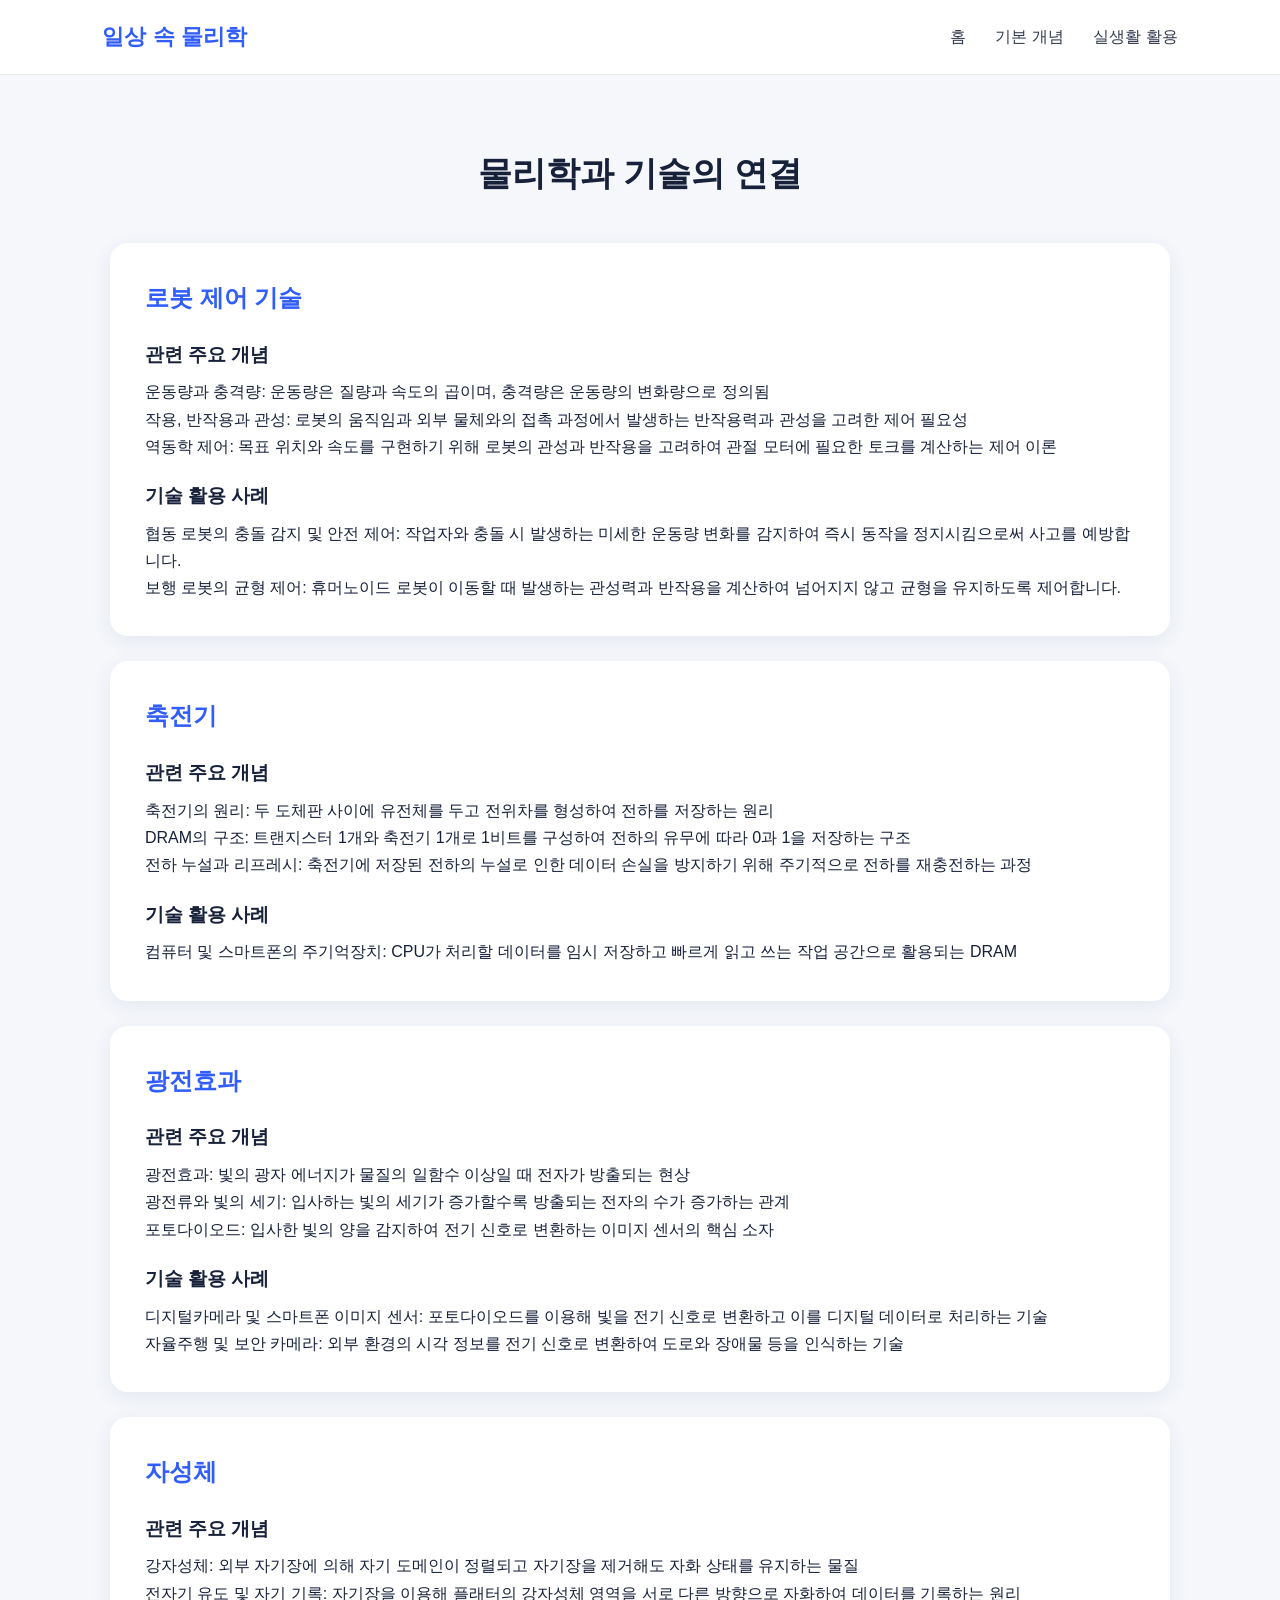
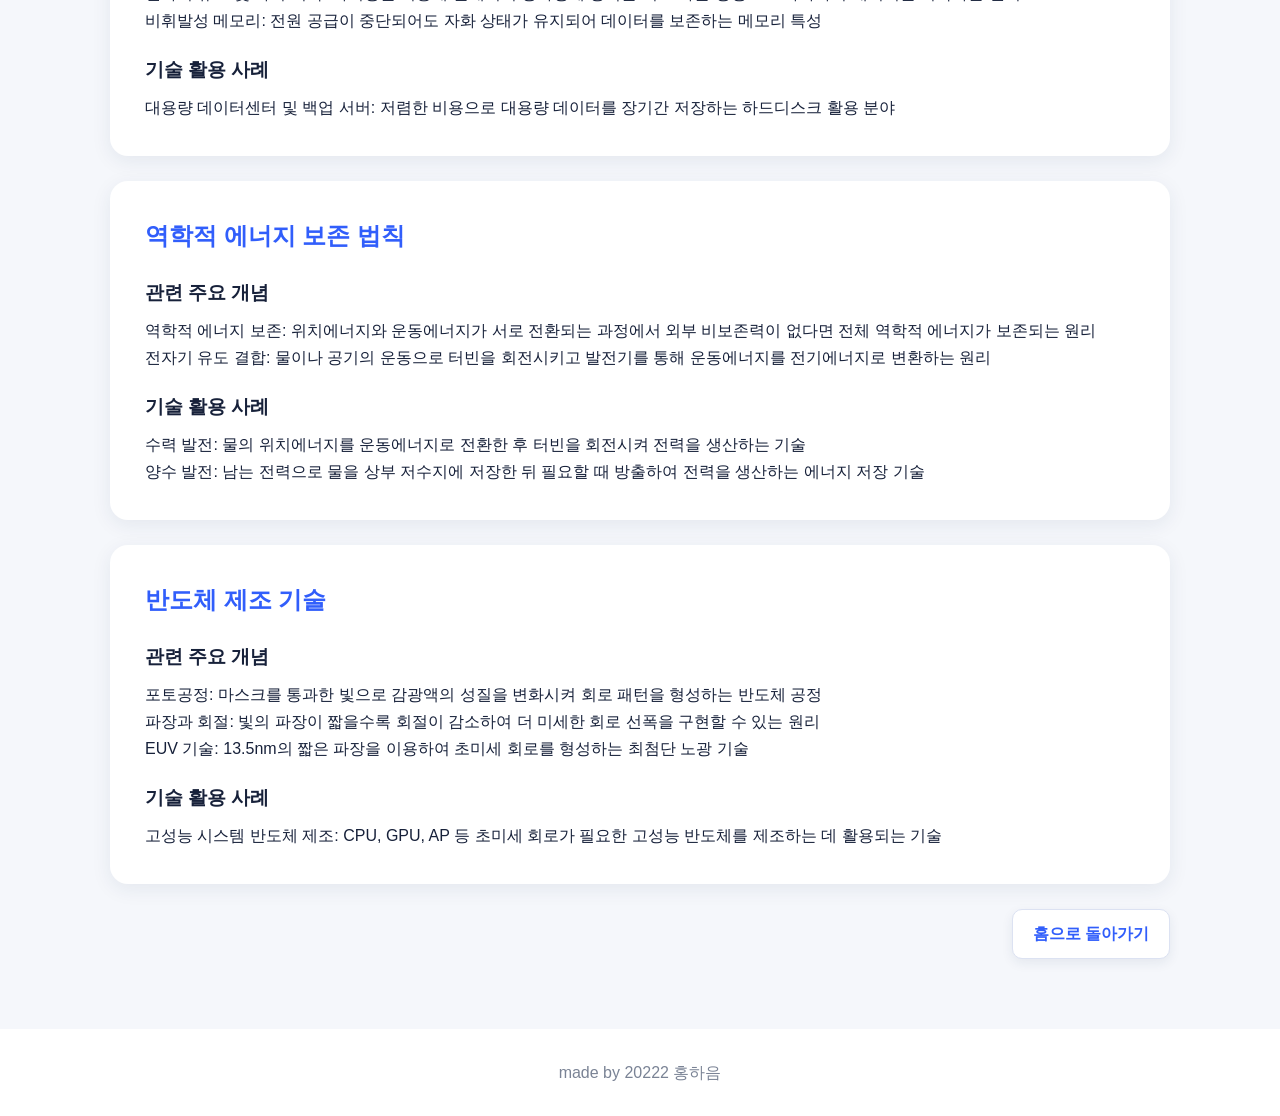
<file: applications.html>
<!DOCTYPE html>
<html lang="ko">

<head>
    <meta charset="UTF-8">
    <title>물리학의 실생활 활용</title>
    <link rel="stylesheet" href="style.css">
</head>

<body>

<header>

    <div class="logo">일상 속 물리학</div>

    <nav>
        <a href="index.html">홈</a>
        <a href="basics.html">기본 개념</a>
        <a href="applications.html">실생활 활용</a>
    </nav>

</header>


<section class="container">

    

    <div class="title">

        <h2>물리학과 기술의 연결</h2>

      

    </div>


    <!-- 로봇 -->

    <div class="info" id="robot">

        <h2>로봇 제어 기술</h2>

        <h3>관련 주요 개념</h3>

        <p>
            운동량과 충격량: 운동량은 질량과 속도의 곱이며, 충격량은 운동량의 변화량으로 정의됨<br>
작용, 반작용과 관성: 로봇의 움직임과 외부 물체와의 접촉 과정에서 발생하는 반작용력과 관성을 고려한 제어 필요성<br>
역동학 제어: 목표 위치와 속도를 구현하기 위해 로봇의 관성과 반작용을 고려하여 관절 모터에 필요한 토크를 계산하는 제어 이론
        </p>

        <h3>기술 활용 사례</h3>

        <p>
            협동 로봇의 충돌 감지 및 안전 제어: 작업자와 충돌 시 발생하는 미세한 운동량 변화를 감지하여 즉시 동작을 정지시킴으로써 사고를 예방합니다.<br>
보행 로봇의 균형 제어: 휴머노이드 로봇이 이동할 때 발생하는 관성력과 반작용을 계산하여 넘어지지 않고 균형을 유지하도록 제어합니다.
        </p>

    </div>


    <!-- 축전기 -->

    <div class="info" id="capacitor">

        <h2>축전기</h2>

        <h3>관련 주요 개념</h3>

        <p>
            축전기의 원리: 두 도체판 사이에 유전체를 두고 전위차를 형성하여 전하를 저장하는 원리<br>
DRAM의 구조: 트랜지스터 1개와 축전기 1개로 1비트를 구성하여 전하의 유무에 따라 0과 1을 저장하는 구조<br>
전하 누설과 리프레시: 축전기에 저장된 전하의 누설로 인한 데이터 손실을 방지하기 위해 주기적으로 전하를 재충전하는 과정
        </p>

        <h3>기술 활용 사례</h3>

        <p>
            컴퓨터 및 스마트폰의 주기억장치: CPU가 처리할 데이터를 임시 저장하고 빠르게 읽고 쓰는 작업 공간으로 활용되는 DRAM
        </p>

    </div>


    <!-- 광전효과 -->

    <div class="info" id="photo">

        <h2>광전효과</h2>

        <h3>관련 주요 개념</h3>

        <p>
            광전효과: 빛의 광자 에너지가 물질의 일함수 이상일 때 전자가 방출되는 현상<br>
광전류와 빛의 세기: 입사하는 빛의 세기가 증가할수록 방출되는 전자의 수가 증가하는 관계<br>
포토다이오드: 입사한 빛의 양을 감지하여 전기 신호로 변환하는 이미지 센서의 핵심 소자
        </p>

        <h3>기술 활용 사례</h3>

        <p>
            디지털카메라 및 스마트폰 이미지 센서: 포토다이오드를 이용해 빛을 전기 신호로 변환하고 이를 디지털 데이터로 처리하는 기술<br>
자율주행 및 보안 카메라: 외부 환경의 시각 정보를 전기 신호로 변환하여 도로와 장애물 등을 인식하는 기술
        </p>

    </div>


    <!-- 자성체 -->

    <div class="info" id="magnet">

        <h2>자성체</h2>

        <h3>관련 주요 개념</h3>

        <p>
            강자성체: 외부 자기장에 의해 자기 도메인이 정렬되고 자기장을 제거해도 자화 상태를 유지하는 물질<br>
전자기 유도 및 자기 기록: 자기장을 이용해 플래터의 강자성체 영역을 서로 다른 방향으로 자화하여 데이터를 기록하는 원리<br>
비휘발성 메모리: 전원 공급이 중단되어도 자화 상태가 유지되어 데이터를 보존하는 메모리 특성
        </p>

        <h3>기술 활용 사례</h3>

        <p>
            대용량 데이터센터 및 백업 서버: 저렴한 비용으로 대용량 데이터를 장기간 저장하는 하드디스크 활용 분야
        </p>

    </div>


    <!-- 에너지 -->

    <div class="info" id="energy">

        <h2>역학적 에너지 보존 법칙</h2>

        <h3>관련 주요 개념</h3>

        <p>
            역학적 에너지 보존: 위치에너지와 운동에너지가 서로 전환되는 과정에서 외부 비보존력이 없다면 전체 역학적 에너지가 보존되는 원리<br>
전자기 유도 결합: 물이나 공기의 운동으로 터빈을 회전시키고 발전기를 통해 운동에너지를 전기에너지로 변환하는 원리
        </p>

<h3>기술 활용 사례</h3>

        <p>
            수력 발전: 물의 위치에너지를 운동에너지로 전환한 후 터빈을 회전시켜 전력을 생산하는 기술<br>
양수 발전: 남는 전력으로 물을 상부 저수지에 저장한 뒤 필요할 때 방출하여 전력을 생산하는 에너지 저장 기술
        </p>

    </div>

<!-- 반도체 -->

    <div class="info" id="semiconductor">

        <h2>반도체 제조 기술</h2>

        <h3>관련 주요 개념</h3>

        <p>
            포토공정: 마스크를 통과한 빛으로 감광액의 성질을 변화시켜 회로 패턴을 형성하는 반도체 공정<br>
파장과 회절: 빛의 파장이 짧을수록 회절이 감소하여 더 미세한 회로 선폭을 구현할 수 있는 원리<br>
EUV 기술: 13.5nm의 짧은 파장을 이용하여 초미세 회로를 형성하는 최첨단 노광 기술
        </p>

        <h3>기술 활용 사례</h3>

        <p>
            고성능 시스템 반도체 제조: CPU, GPU, AP 등 초미세 회로가 필요한 고성능 반도체를 제조하는 데 활용되는 기술
        </p>

    </div>


    <a class="back" href="index.html">
        홈으로 돌아가기
    </a>

</section>


<footer>
    made by 20222 홍하음
</footer>

</body>
</html>
</file>
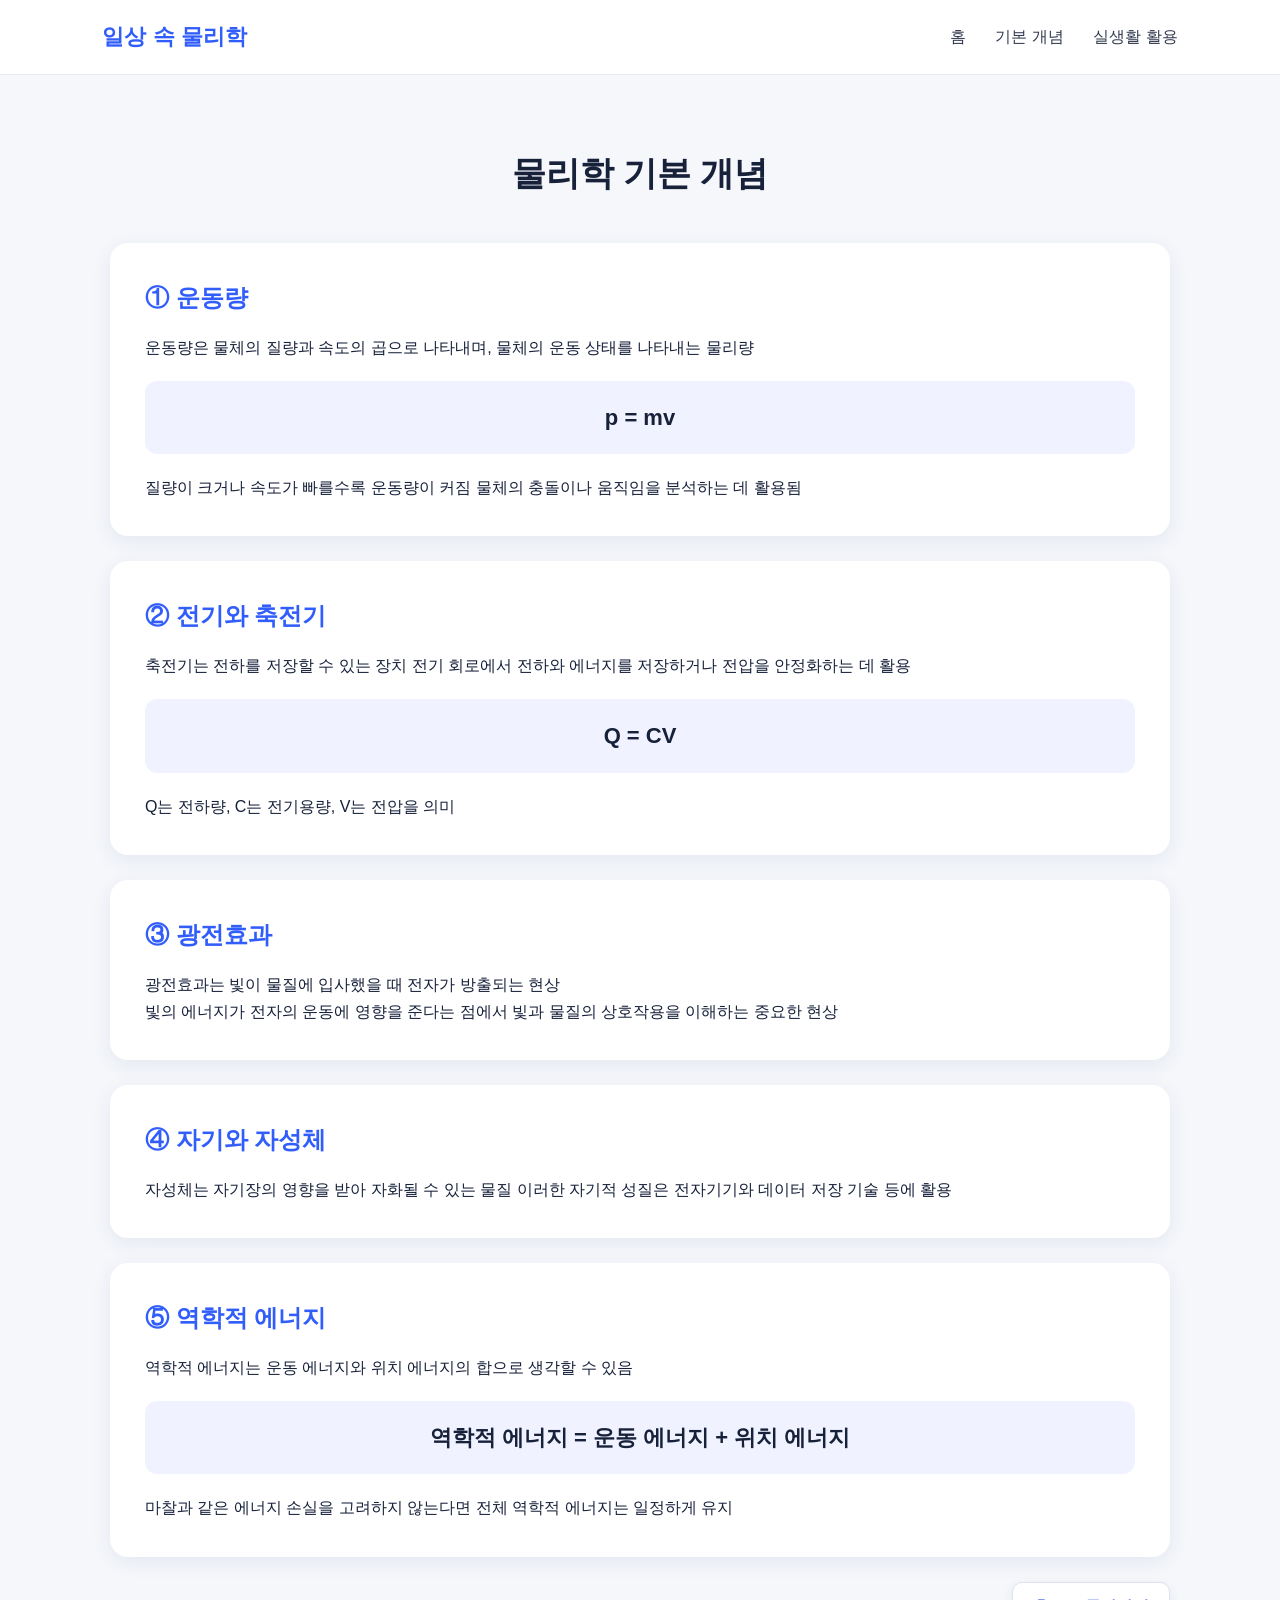
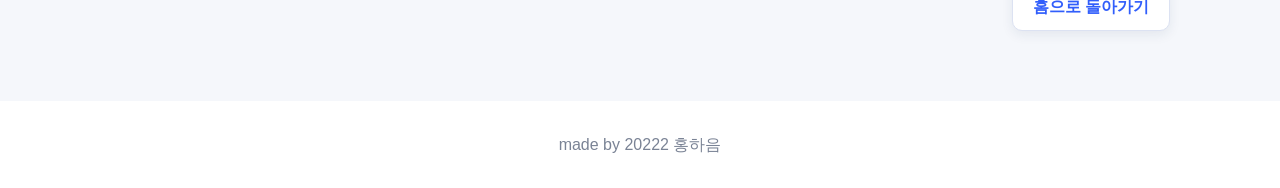
<file: basics.html>
<!DOCTYPE html>
<html lang="ko">

<head>
    <meta charset="UTF-8">
    <title>물리학 기본 개념</title>
    <link rel="stylesheet" href="style.css">
</head>

<body>

<header>

    <div class="logo">일상 속 물리학</div>

    <nav>
        <a href="index.html">홈</a>
        <a href="basics.html">기본 개념</a>
        <a href="applications.html">실생활 활용</a>
    </nav>

</header>


<section class="container">

    

    <div class="title">

        <h2>물리학 기본 개념</h2>

      

    </div>


    <div class="info">

        <h2>① 운동량</h2>

        <p>
            운동량은 물체의 질량과 속도의 곱으로 나타내며,
            물체의 운동 상태를 나타내는 물리량
        </p>

        <div class="formula">
            p = mv
        </div>

        <p>
            질량이 크거나 속도가 빠를수록 운동량이 커짐
            물체의 충돌이나 움직임을 분석하는 데 활용됨
        </p>

    </div>


    <div class="info">

        <h2>② 전기와 축전기</h2>

        <p>
            축전기는 전하를 저장할 수 있는 장치
            전기 회로에서 전하와 에너지를 저장하거나
            전압을 안정화하는 데 활용
        </p>

        <div class="formula">
            Q = CV
        </div>

        <p>
            Q는 전하량, C는 전기용량, V는 전압을 의미
        </p>

    </div>


    <div class="info">

        <h2>③ 광전효과</h2>

        <p>
            광전효과는 빛이 물질에 입사했을 때
            전자가 방출되는 현상
        </p>

        <p>
            빛의 에너지가 전자의 운동에 영향을 준다는 점에서
            빛과 물질의 상호작용을 이해하는 중요한 현상
        </p>

    </div>


    <div class="info">

        <h2>④ 자기와 자성체</h2>

        <p>
            자성체는 자기장의 영향을 받아 자화될 수 있는 물질
            이러한 자기적 성질은 전자기기와 데이터 저장 기술 등에 활용
        </p>

    </div>


    <div class="info">

        <h2>⑤ 역학적 에너지</h2>

        <p>
            역학적 에너지는 운동 에너지와 위치 에너지의 합으로
            생각할 수 있음
        </p>

        <div class="formula">
            역학적 에너지 = 운동 에너지 + 위치 에너지
        </div>

        <p>
            마찰과 같은 에너지 손실을 고려하지 않는다면
            전체 역학적 에너지는 일정하게 유지
        </p>

    </div>



    <a class="back" href="index.html">
        홈으로 돌아가기
    </a>

</section>


<footer>
    made by 20222 홍하음
</footer>

</body>
</html>
</file>
<file: style.css>
* {
    box-sizing: border-box;
    margin: 0;
    padding: 0;
}

body {
    font-family: Arial, "맑은 고딕", sans-serif;
    background: #f5f7fb;
    color: #17213a;
    line-height: 1.7;
}

header {
    height: 75px;
    padding: 0 8%;
    display: flex;
    align-items: center;
    justify-content: space-between;
    background: white;
    border-bottom: 1px solid #e8ebf2;
}

.logo {
    color: #315efb;
    font-size: 22px;
    font-weight: bold;
}

nav a {
    text-decoration: none;
    color: #333b50;
    margin-left: 25px;
}

nav a:hover {
    color: #315efb;
}

.hero {
    padding: 100px 10%;
    background: linear-gradient(120deg, #101f46, #315efb);
    color: white;
}

.hero h1 {
    font-size: 55px;
    line-height: 1.2;
    margin-bottom: 25px;
}

.hero p {
    font-size: 19px;
}

.container {
    max-width: 1100px;
    margin: 70px auto;
    padding: 0 20px;
}

.title {
    text-align: center;
    margin-bottom: 40px;
}

.title h2 {
    font-size: 34px;
}

.title p {
    color: #70798b;
    margin-top: 8px;
}

.cards {
    display: grid;
    grid-template-columns: repeat(3, 1fr);
    gap: 25px;
}

.card {
    background: white;
    border-radius: 18px;
    overflow: hidden;
    box-shadow: 0 8px 25px rgba(30, 50, 90, 0.1);
    transition: 0.25s;
}

.card:hover {
    transform: translateY(-7px);
}

.card img {
    width: 100%;
    height: 180px;
    object-fit: cover;
}

.card-content {
    padding: 25px;
}

.card h3 {
    font-size: 22px;
    margin-bottom: 8px;
}

.keyword {
    color: #315efb;
    font-weight: bold;
    margin-bottom: 15px;
}

.card p {
    color: #606b80;
}

.button {
    display: inline-block;
    margin-top: 18px;
    padding: 8px 18px;
    border-radius: 20px;
    background: #e9edff;
    color: #315efb;
    text-decoration: none;
    font-weight: bold;
}

.info {
    background: white;
    padding: 35px;
    margin-bottom: 25px;
    border-radius: 18px;
    box-shadow: 0 5px 20px rgba(30, 50, 90, 0.08);
}

.info h2 {
    color: #315efb;
    margin-bottom: 15px;
}

.info h3 {
    margin-top: 20px;
    margin-bottom: 8px;
}

.formula {
    margin: 20px 0;
    padding: 18px;
    background: #f0f3ff;
    border-radius: 12px;
    text-align: center;
    font-size: 22px;
    font-weight: bold;
}

.back {
    display: block;
    width: fit-content;
    margin-left: auto;
    margin-bottom: 30px;

    padding: 10px 20px;

    background: white;
    color: #315efb;

    border: 1px solid #dce2f2;
    border-radius: 10px;

    text-decoration: none;
    font-weight: bold;

    box-shadow: 0 4px 12px rgba(30, 50, 90, 0.08);

    transition: 0.2s;
}

.back:hover {
    background: #315efb;
    color: white;
    transform: translateY(-2px);
}

footer {
    text-align: center;
    padding: 30px;
    background: white;
    color: #7a8395;
}

@media (max-width: 800px) {
    .cards {
        grid-template-columns: 1fr;
    }

    .hero h1 {
        font-size: 40px;
    }

    nav {
        display: none;
    }
}
</file>
